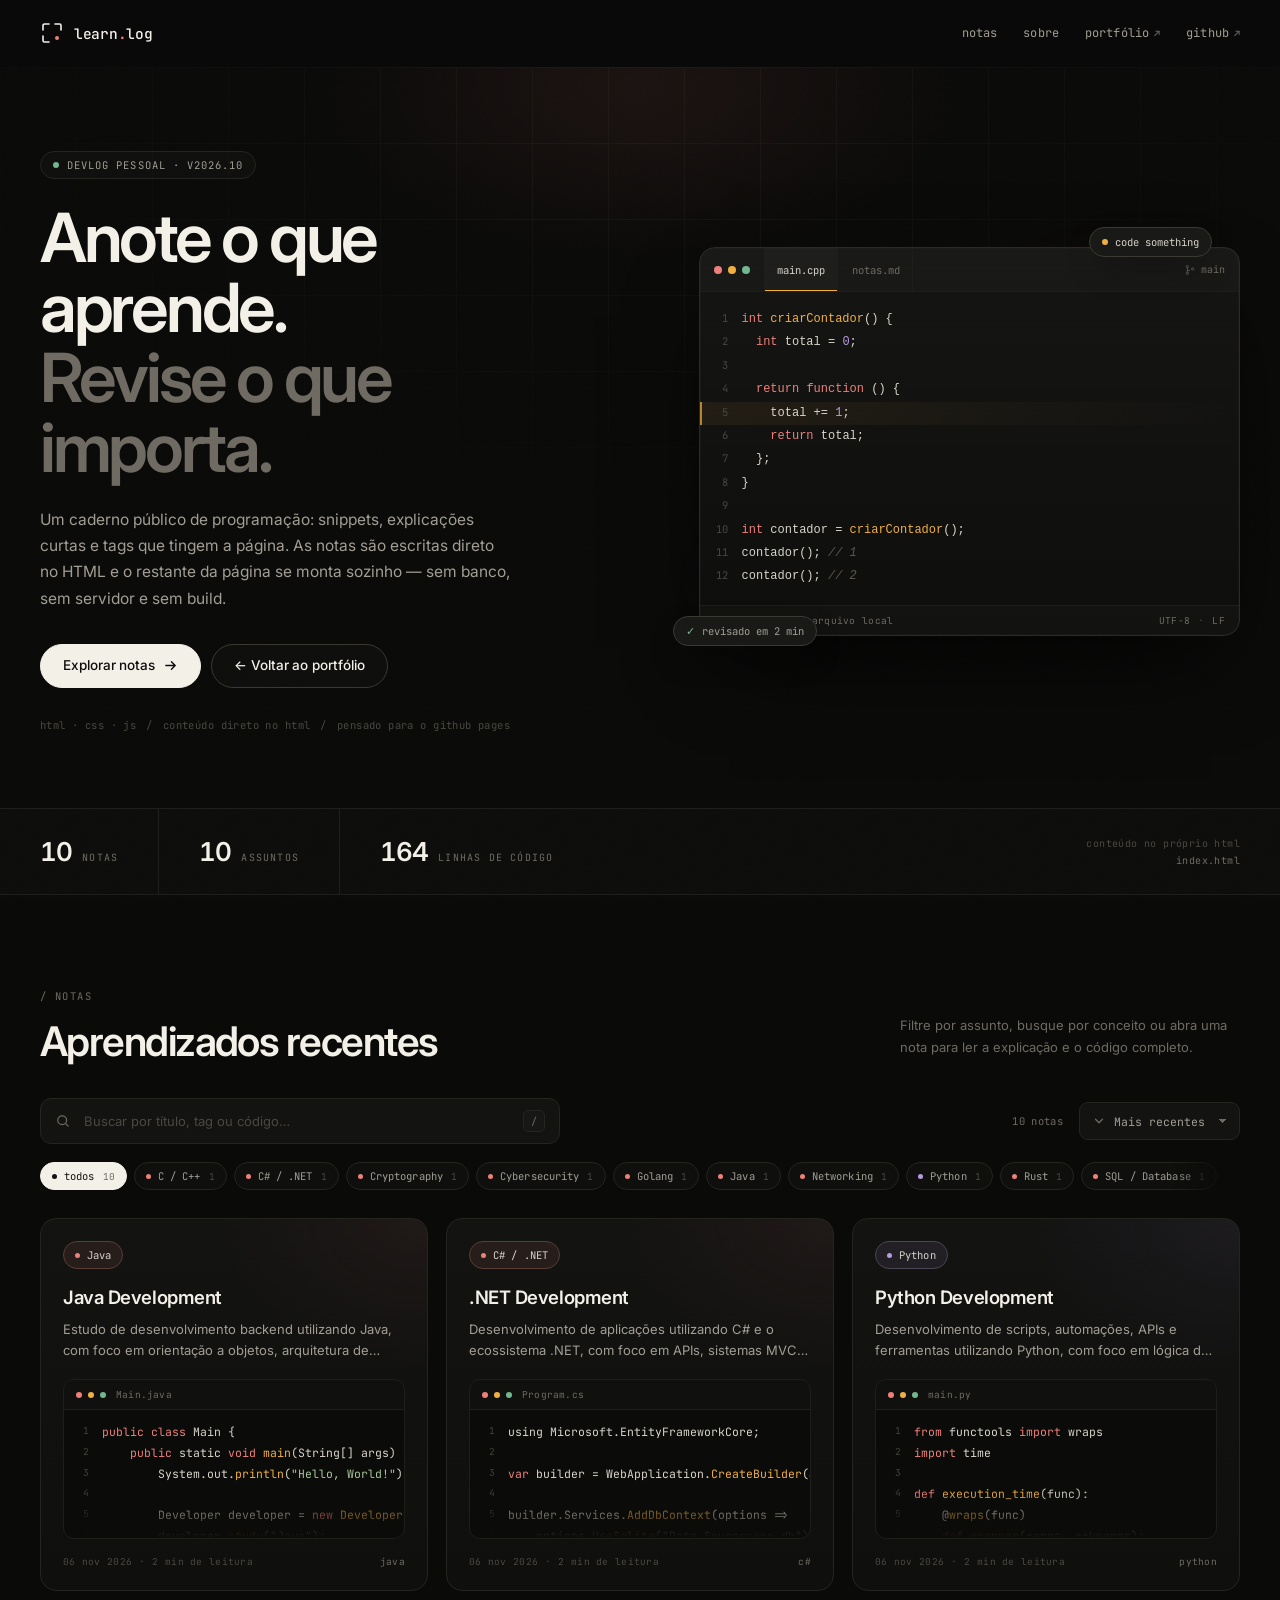
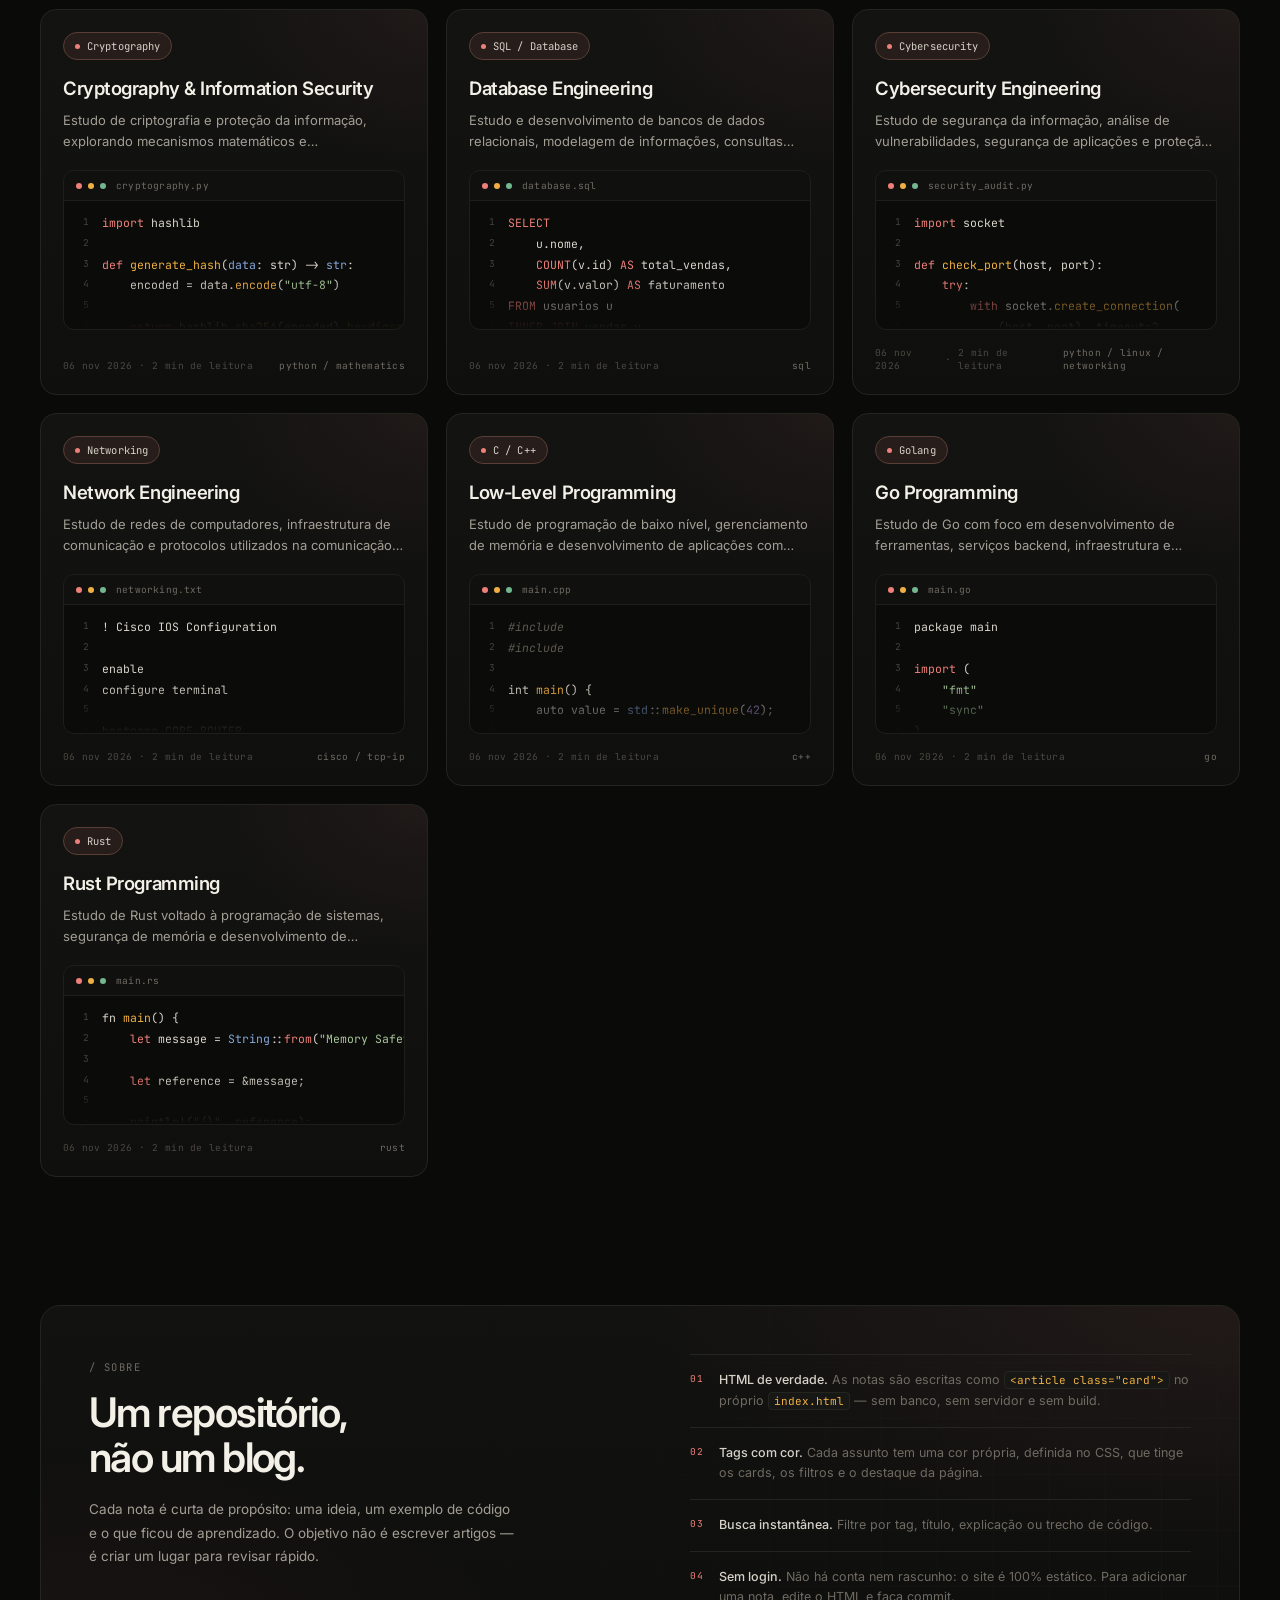
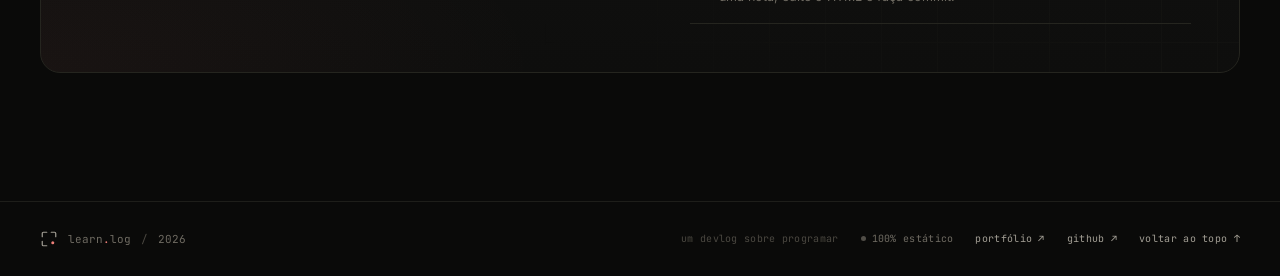
<file: blog/index.html>
<!DOCTYPE html>
<html lang="pt-BR">
<head>
  <meta charset="UTF-8">
  <meta name="viewport" content="width=device-width, initial-scale=1.0">
  <meta name="color-scheme" content="dark">
  <meta name="theme-color" content="#0a0a09">
  <title>learn.log — repositório de aprendizados</title>
  <meta name="description" content="Um devlog pessoal estático para anotar aprendizados de programação: snippets, explicações curtas e tags com cor — as notas são escritas direto no HTML.">
  <link rel="icon" href="data:image/svg+xml,%3Csvg xmlns='http://www.w3.org/2000/svg' viewBox='0 0 24 24'%3E%3Crect width='24' height='24' rx='6' fill='%230a0a09'/%3E%3Cpath d='M9 3H4.5A1.5 1.5 0 0 0 3 4.5V9M15 3h4.5A1.5 1.5 0 0 1 21 4.5V9M3 15v4.5A1.5 1.5 0 0 0 4.5 21H9' stroke='%23f3f0e8' stroke-width='1.6' fill='none' stroke-linecap='round'/%3E%3Ccircle cx='17' cy='17' r='2' fill='%23ee8079'/%3E%3C/svg%3E">
  <link rel="preconnect" href="https://fonts.googleapis.com">
  <link rel="preconnect" href="https://fonts.gstatic.com" crossorigin>
  <link href="https://fonts.googleapis.com/css2?family=Inter:wght@400;500;600;700&family=JetBrains+Mono:wght@400;500&display=swap" rel="stylesheet">
  <link rel="stylesheet" href="blog.css">
  <link rel="canonical" href="https://joaofantindev.github.io/joaofantindev/blog/">
</head>
<body id="top">
  <a class="skip-link" href="#notas">Pular para as notas</a>
  <div class="grain" aria-hidden="true"></div>

  <header class="site-header">
    <div class="wrap header-inner">
      <a class="brand" href="#top" aria-label="learn.log — início">
        <svg class="brand-mark" viewBox="0 0 24 24" fill="none" aria-hidden="true">
          <path d="M9 3H4.5A1.5 1.5 0 0 0 3 4.5V9M15 3h4.5A1.5 1.5 0 0 1 21 4.5V9M3 15v4.5A1.5 1.5 0 0 0 4.5 21H9" stroke="currentColor" stroke-width="1.6" stroke-linecap="round"/>
          <circle cx="17" cy="17" r="2" fill="#ee8079"/>
        </svg>
        <span class="brand-word">learn<span class="brand-dot">.</span>log</span>
      </a>

      <nav class="nav" aria-label="Navegação principal">
        <a href="#notas">notas</a>
        <a href="#sobre">sobre</a>
        <a class="nav-ext" href="../index.html">portfólio <span aria-hidden="true">↗</span></a>
        <a class="nav-ext" href="https://github.com/joaofantindev" target="_blank" rel="noopener">github <span aria-hidden="true">↗</span></a>
      </nav>
    </div>
  </header>

  <main>
    <section class="hero">
      <div class="wrap hero-inner">
        <div class="hero-copy">
          <span class="pill"><i class="live-dot" aria-hidden="true"></i> devlog pessoal · v2026.10</span>
          <h1>Anote o que aprende.<br><span class="dim">Revise o que importa.</span></h1>
          <p class="hero-sub">Um caderno público de programação: snippets, explicações curtas e tags que tingem a página. As notas são escritas direto no HTML e o restante da página se monta sozinho — sem banco, sem servidor e sem build.</p>

          <div class="hero-actions">
            <a class="btn btn-primary" href="#notas">
              Explorar notas
              <svg viewBox="0 0 16 16" fill="none" aria-hidden="true"><path d="M3 8h10M9 4l4 4-4 4" stroke="currentColor" stroke-width="1.5" stroke-linecap="round" stroke-linejoin="round"/></svg>
            </a>
            <a class="btn btn-ghost" href="../index.html">← Voltar ao portfólio</a>
          </div>

          <p class="hero-meta">
            <span>html · css · js</span>
            <span aria-hidden="true">/</span>
            <span>conteúdo direto no html</span>
            <span aria-hidden="true">/</span>
            <span>pensado para o github pages</span>
          </p>
        </div>

        <div class="hero-visual">
          <div class="hero-glow" aria-hidden="true"></div>
          <div class="editor hero-editor" aria-hidden="true">
            <div class="editor-chrome">
              <span class="dots"><i></i><i></i><i></i></span>
              <div class="editor-tabs">
                <span class="tab is-active">main.cpp</span>
                <span class="tab">notas.md</span>
              </div>
              <span class="editor-branch"><svg viewBox="0 0 16 16" fill="none"><circle cx="4.5" cy="3.5" r="1.5" stroke="currentColor"/><circle cx="4.5" cy="12.5" r="1.5" stroke="currentColor"/><circle cx="11.5" cy="6.5" r="1.5" stroke="currentColor"/><path d="M4.5 5v6M4.5 9c0-1.5 3.5.5 3.5-1V8" stroke="currentColor" stroke-linecap="round"/></svg> main</span>
            </div>
            <div class="editor-code">
              <div class="hline"><span class="ln">1</span><code><span class="tok-kw">int</span> <span class="tok-fn">criarContador</span>() {</code></div>
              <div class="hline"><span class="ln">2</span><code>  <span class="tok-kw">int</span> total = <span class="tok-num">0</span>;</code></div>
              <div class="hline"><span class="ln">3</span><code>&nbsp;</code></div>
              <div class="hline"><span class="ln">4</span><code>  <span class="tok-kw">return</span> <span class="tok-kw">function</span> () {</code></div>
              <div class="hline is-active"><span class="ln">5</span><code>    total += <span class="tok-num">1</span>;</code></div>
              <div class="hline"><span class="ln">6</span><code>    <span class="tok-kw">return</span> total;</code></div>
              <div class="hline"><span class="ln">7</span><code>  };</code></div>
              <div class="hline"><span class="ln">8</span><code>}</code></div>
              <div class="hline"><span class="ln">9</span><code>&nbsp;</code></div>
              <div class="hline"><span class="ln">10</span><code><span class="tok-kw">int</span> contador = <span class="tok-fn">criarContador</span>();</code></div>
              <div class="hline"><span class="ln">11</span><code>contador(); <span class="tok-comment">// 1</span></code></div>
              <div class="hline"><span class="ln">12</span><code>contador(); <span class="tok-comment">// 2</span></code></div>
            </div>
            <div class="editor-status">
              <i class="status-dot" aria-hidden="true"></i>
              <span>javascript</span>
              <span class="sep" aria-hidden="true">·</span>
              <span>arquivo local</span>
              <span class="spacer"></span>
              <span>UTF-8</span>
              <span class="sep" aria-hidden="true">·</span>
              <span>LF</span>
            </div>
          </div>
          <div class="float-tag float-tag-a" aria-hidden="true"><i style="--dot: var(--amber)"></i>code something</div>
          <div class="float-tag float-tag-b" aria-hidden="true"><span class="check">✓</span> revisado em 2 min</div>
        </div>
      </div>
    </section>

    <div class="stats-bar">
      <div class="wrap stats-inner">
        <div class="stat"><strong id="stat-notes">0</strong><span>notas</span></div>
        <div class="stat"><strong id="stat-tags">0</strong><span>assuntos</span></div>
        <div class="stat"><strong id="stat-lines">0</strong><span>linhas de código</span></div>
        <p class="stats-note">conteúdo no próprio html<br><span>index.html</span></p>
      </div>
    </div>

    <section class="section" id="notas">
      <div class="wrap">
        <div class="section-head">
          <div>
            <span class="eyebrow">/ notas</span>
            <h2>Aprendizados recentes</h2>
          </div>
          <p class="section-desc">Filtre por assunto, busque por conceito ou abra uma nota para ler a explicação e o código completo.</p>
        </div>

        <div class="toolbar">
          <label class="search">
            <svg viewBox="0 0 20 20" fill="none" aria-hidden="true"><circle cx="9" cy="9" r="5.5" stroke="currentColor" stroke-width="1.5"/><path d="m13.2 13.2 3.3 3.3" stroke="currentColor" stroke-width="1.5" stroke-linecap="round"/></svg>
            <input id="search-input" type="search" placeholder="Buscar por título, tag ou código…" autocomplete="off" spellcheck="false" aria-label="Buscar notas">
            <kbd aria-hidden="true">/</kbd>
          </label>

          <div class="toolbar-right">
            <span class="result-count" id="result-count" role="status" aria-live="polite"></span>
            <label class="select-wrap">
              <svg viewBox="0 0 16 16" fill="none" aria-hidden="true"><path d="M4 6l4 4 4-4" stroke="currentColor" stroke-width="1.5" stroke-linecap="round" stroke-linejoin="round"/></svg>
              <select id="sort-select" aria-label="Ordenar notas">
                <option value="recent">Mais recentes</option>
                <option value="oldest">Mais antigas</option>
                <option value="az">Título A–Z</option>
              </select>
            </label>
          </div>
        </div>

        <div class="tagbar" id="tagbar" aria-label="Filtrar por assunto"></div>

        <div class="notes-grid" id="notes-grid">
          <!--#region-->COMECA OS CARD
          <!-- ====================================================== -->
<!-- JAVA -->
<!-- ====================================================== -->

<article class="card">
    <h2>Java Development</h2>
    <p class="tag">Java</p>
    <p class="lang">Java</p>
    <p class="file">Main.java</p>
    <time class="date" datetime="2026-11-06">06 de novembro de 2026</time>
    <div class="explanation">
        <p>Estudo de desenvolvimento backend utilizando Java, com foco em orientação a objetos, arquitetura de aplicações, organização de código e construção de sistemas escaláveis.</p>
        <p>Java é uma das principais tecnologias utilizadas no desenvolvimento de aplicações corporativas e sistemas distribuídos.</p>
        <ul>
            <li>Object-Oriented Programming (OOP)</li>
            <li>Classes, Interfaces e Abstração</li>
            <li>Collections Framework</li>
            <li>Exception Handling</li>
            <li>Streams API e Lambda Expressions</li>
            <li>JVM, JRE e JDK</li>
            <li>Spring Boot e REST APIs</li>
        </ul>
    </div>
    <pre class="code">
public class Main {
    public static void main(String[] args) {
        System.out.println("Hello, World!");

        Developer developer = new Developer("Fantin");
        developer.study("Java");
    }
}

class Developer {
    private String name;

    public Developer(String name) {
        this.name = name;
    }

    public void study(String language) {
        System.out.println(name + " is studying " + language);
    }
}
    </pre>
    <ul class="concepts">
        <li>Object-Oriented Programming</li>
        <li>Clean Code</li>
        <li>Backend Development</li>
        <li>JVM Architecture</li>
        <li>Enterprise Applications</li>
    </ul>
</article>


<!-- ====================================================== -->
<!-- C# / .NET -->
<!-- ====================================================== -->

<article class="card">
    <h2>.NET Development</h2>
    <p class="tag">C# / .NET</p>
    <p class="lang">C#</p>
    <p class="file">Program.cs</p>
    <time class="date" datetime="2026-11-06">06 de novembro de 2026</time>
    <div class="explanation">
        <p>Desenvolvimento de aplicações utilizando C# e o ecossistema .NET, com foco em APIs, sistemas MVC, integração com bancos de dados e arquitetura de software.</p>
        <p>Estudo de aplicações modernas utilizando Entity Framework Core, ASP.NET Core, Identity e desenvolvimento de serviços.</p>
        <ul>
            <li>ASP.NET Core MVC</li>
            <li>Minimal APIs e REST</li>
            <li>Entity Framework Core</li>
            <li>LINQ e Async/Await</li>
            <li>Dependency Injection</li>
            <li>Authentication e Authorization</li>
            <li>SQL Server e SQLite</li>
            <li>DTO, Services e Repository Pattern</li>
        </ul>
    </div>
    <pre class="code">
using Microsoft.EntityFrameworkCore;

var builder = WebApplication.CreateBuilder(args);

builder.Services.AddDbContext<AppDbContext>(options =>
    options.UseSqlite("Data Source=app.db"));

builder.Services.AddControllers();

var app = builder.Build();

app.MapControllers();

app.Run();
    </pre>
    <ul class="concepts">
        <li>ASP.NET Core</li>
        <li>Entity Framework Core</li>
        <li>RESTful APIs</li>
        <li>Dependency Injection</li>
        <li>Software Architecture</li>
    </ul>
</article>

<!-- ====================================================== -->
<!-- PYTHON -->
<!-- ====================================================== -->

<article class="card">
    <h2>Python Development</h2>
    <p class="tag">Python</p>
    <p class="lang">Python</p>
    <p class="file">main.py</p>
    <time class="date" datetime="2026-11-06">06 de novembro de 2026</time>
    <div class="explanation">
        <p>Desenvolvimento de scripts, automações, APIs e ferramentas utilizando Python, com foco em lógica de programação, otimização e integração de sistemas.</p>
        <p>Exploração de recursos intermediários e avançados da linguagem, incluindo decorators, generators, concorrência e processamento paralelo.</p>
        <ul>
            <li>Object-Oriented Programming</li>
            <li>Decorators e Generators</li>
            <li>Multithreading e Multiprocessing</li>
            <li>Asyncio e programação assíncrona</li>
            <li>Flask e REST APIs</li>
            <li>SQLite e PostgreSQL</li>
            <li>Automação com Selenium</li>
            <li>PyInstaller</li>
        </ul>
    </div>
    <pre class="code">
from functools import wraps
import time

def execution_time(func):
    @wraps(func)
    def wrapper(*args, **kwargs):
        start = time.perf_counter()

        result = func(*args, **kwargs)

        elapsed = time.perf_counter() - start
        print(f"Execution: {elapsed:.4f}s")

        return result

    return wrapper

@execution_time
def process_data():
    return sum(range(1_000_000))

process_data()
    </pre>
    <ul class="concepts">
        <li>Automation</li>
        <li>Performance Optimization</li>
        <li>Concurrency</li>
        <li>Backend Development</li>
        <li>Python Internals</li>
    </ul>
</article>

<!-- ====================================================== -->
<!-- CRYPTOGRAPHY -->
<!-- ====================================================== -->

<article class="card">
    <h2>Cryptography & Information Security</h2>
    <p class="tag">Cryptography</p>
    <p class="lang">Python / Mathematics</p>
    <p class="file">cryptography.py</p>
    <time class="date" datetime="2026-11-06">06 de novembro de 2026</time>
    <div class="explanation">
        <p>Estudo de criptografia e proteção da informação, explorando mecanismos matemáticos e computacionais utilizados para garantir confidencialidade, integridade e autenticidade.</p>
        <p>Compreensão dos fundamentos de criptografia simétrica, assimétrica, funções hash e gerenciamento de chaves.</p>
        <ul>
            <li>AES e ChaCha20</li>
            <li>RSA e ECC</li>
            <li>SHA-256 e SHA-3</li>
            <li>HMAC</li>
            <li>Digital Signatures</li>
            <li>Key Exchange (Diffie-Hellman)</li>
            <li>PBKDF2, Argon2 e bcrypt</li>
            <li>Entropy e Random Number Generation</li>
        </ul>
    </div>
    <pre class="code">
import hashlib

def generate_hash(data: str) -> str:
    encoded = data.encode("utf-8")

    return hashlib.sha256(encoded).hexdigest()

message = "Information Security"

digest = generate_hash(message)

print("SHA-256:", digest)
    </pre>
    <ul class="concepts">
        <li>Cryptographic Algorithms</li>
        <li>Data Integrity</li>
        <li>Encryption and Decryption</li>
        <li>Public Key Infrastructure</li>
        <li>Secure Communication</li>
    </ul>
</article>

<!-- ====================================================== -->
<!-- SQL -->
<!-- ====================================================== -->

<article class="card">
    <h2>Database Engineering</h2>
    <p class="tag">SQL / Database</p>
    <p class="lang">SQL</p>
    <p class="file">database.sql</p>
    <time class="date" datetime="2026-11-06">06 de novembro de 2026</time>
    <div class="explanation">
        <p>Estudo e desenvolvimento de bancos de dados relacionais, modelagem de informações, consultas complexas e gerenciamento de estruturas de dados.</p>
        <p>Exploração de SQL para construção de sistemas consistentes, performáticos e integrados com aplicações backend.</p>
        <ul>
            <li>DDL, DML, DQL e DCL</li>
            <li>JOINs e Subqueries</li>
            <li>Stored Procedures e Functions</li>
            <li>Triggers</li>
            <li>Indexes e Query Optimization</li>
            <li>Transactions e ACID</li>
            <li>Normalization</li>
            <li>PostgreSQL, SQL Server e SQLite</li>
        </ul>
    </div>
    <pre class="code">
SELECT
    u.nome,
    COUNT(v.id) AS total_vendas,
    SUM(v.valor) AS faturamento
FROM usuarios u
INNER JOIN vendas v
    ON v.usuario_id = u.id
GROUP BY u.nome
HAVING SUM(v.valor) > 1000
ORDER BY faturamento DESC;
    </pre>
    <ul class="concepts">
        <li>Relational Database Design</li>
        <li>Query Optimization</li>
        <li>Data Modeling</li>
        <li>Database Transactions</li>
        <li>Performance Tuning</li>
    </ul>
</article>

<!-- ====================================================== -->
<!-- CYBERSECURITY -->
<!-- ====================================================== -->

<article class="card">
    <h2>Cybersecurity Engineering</h2>
    <p class="tag">Cybersecurity</p>
    <p class="lang">Python / Linux / Networking</p>
    <p class="file">security_audit.py</p>
    <time class="date" datetime="2026-11-06">06 de novembro de 2026</time>
    <div class="explanation">
        <p>Estudo de segurança da informação, análise de vulnerabilidades, segurança de aplicações e proteção de infraestrutura.</p>
        <p>Exploração de metodologias de pentest, análise de riscos e frameworks utilizados em ambientes profissionais.</p>
        <ul>
            <li>OWASP Top 10 e WSTG</li>
            <li>PTES, ISSAF e OSSTMM</li>
            <li>MITRE ATT&CK</li>
            <li>NIST Cybersecurity Framework</li>
            <li>Vulnerability Assessment</li>
            <li>Network Security</li>
            <li>Application Security</li>
            <li>Incident Response</li>
        </ul>
    </div>
    <pre class="code">
import socket

def check_port(host, port):
    try:
        with socket.create_connection(
            (host, port), timeout=2
        ):
            return True
    except OSError:
        return False

host = "127.0.0.1"

for port in [22, 80, 443, 3306]:
    status = check_port(host, port)

    print(f"{port}: {'OPEN' if status else 'CLOSED'}")
    </pre>
    <ul class="concepts">
        <li>Offensive Security</li>
        <li>Defensive Security</li>
        <li>Vulnerability Analysis</li>
        <li>Security Auditing</li>
        <li>Threat Modeling</li>
    </ul>
</article>

<!-- ====================================================== -->
<!-- NETWORKING -->
<!-- ====================================================== -->

<article class="card">
    <h2>Network Engineering</h2>
    <p class="tag">Networking</p>
    <p class="lang">Cisco / TCP-IP</p>
    <p class="file">networking.txt</p>
    <time class="date" datetime="2026-11-06">06 de novembro de 2026</time>
    <div class="explanation">
        <p>Estudo de redes de computadores, infraestrutura de comunicação e protocolos utilizados na comunicação entre dispositivos.</p>
        <p>Desenvolvimento de laboratórios práticos utilizando Cisco Packet Tracer e ambientes reais de infraestrutura.</p>
        <ul>
            <li>TCP/IP e OSI Model</li>
            <li>IPv4 e IPv6</li>
            <li>Subnetting e CIDR</li>
            <li>VLAN e Trunking</li>
            <li>Routing e Switching</li>
            <li>DNS, DHCP e NAT</li>
            <li>ACL e Firewall</li>
            <li>OSPF e Static Routing</li>
        </ul>
    </div>
    <pre class="code">
! Cisco IOS Configuration

enable
configure terminal

hostname CORE-ROUTER

interface gigabitEthernet 0/0
 description LAN_NETWORK
 ip address 192.168.1.254 255.255.255.0
 no shutdown

interface gigabitEthernet 0/1
 description WAN_NETWORK
 ip address 192.168.2.254 255.255.255.0
 no shutdown

end
write memory
    </pre>
    <ul class="concepts">
        <li>Network Architecture</li>
        <li>Routing and Switching</li>
        <li>Network Troubleshooting</li>
        <li>Infrastructure Security</li>
        <li>Cisco Packet Tracer</li>
    </ul>
</article>

<!-- ====================================================== -->
<!-- C / C++ -->
<!-- ====================================================== -->

<article class="card">
    <h2>Low-Level Programming</h2>
    <p class="tag">C / C++</p>
    <p class="lang">C++</p>
    <p class="file">main.cpp</p>
    <time class="date" datetime="2026-11-06">06 de novembro de 2026</time>
    <div class="explanation">
        <p>Estudo de programação de baixo nível, gerenciamento de memória e desenvolvimento de aplicações com foco em performance e controle de recursos.</p>
        <p>Exploração dos fundamentos de C e C++, incluindo conceitos próximos ao funcionamento interno do hardware e do sistema operacional.</p>
        <ul>
            <li>Pointers e References</li>
            <li>Dynamic Memory Allocation</li>
            <li>Stack e Heap</li>
            <li>Memory Management</li>
            <li>Data Structures</li>
            <li>Templates e STL</li>
            <li>RAII e Smart Pointers</li>
            <li>Multithreading</li>
        </ul>
    </div>
    <pre class="code">
#include <iostream>
#include <memory>

int main() {
    auto value = std::make_unique<int>(42);

    std::cout << "Value: " << *value << std::endl;

    return 0;
}
    </pre>
    <ul class="concepts">
        <li>Memory Management</li>
        <li>Performance Engineering</li>
        <li>Data Structures</li>
        <li>System Programming</li>
        <li>Hardware Interaction</li>
    </ul>
</article>

<!-- ====================================================== -->
<!-- GO -->
<!-- ====================================================== -->

<article class="card">
    <h2>Go Programming</h2>
    <p class="tag">Golang</p>
    <p class="lang">Go</p>
    <p class="file">main.go</p>
    <time class="date" datetime="2026-11-06">06 de novembro de 2026</time>
    <div class="explanation">
        <p>Estudo de Go com foco em desenvolvimento de ferramentas, serviços backend, infraestrutura e sistemas concorrentes.</p>
        <p>Exploração de uma linguagem projetada para simplicidade, eficiência e aplicações distribuídas.</p>
        <ul>
            <li>Goroutines</li>
            <li>Channels</li>
            <li>Interfaces</li>
            <li>Error Handling</li>
            <li>Goroutine Synchronization</li>
            <li>HTTP Servers</li>
            <li>Context Package</li>
            <li>Go Modules</li>
        </ul>
    </div>
    <pre class="code">
package main

import (
    "fmt"
    "sync"
)

func worker(id int, wg *sync.WaitGroup) {
    defer wg.Done()

    fmt.Printf("Worker %d executed\n", id)
}

func main() {
    var wg sync.WaitGroup

    for i := 1; i <= 5; i++ {
        wg.Add(1)
        go worker(i, &wg)
    }

    wg.Wait()
}
    </pre>
    <ul class="concepts">
        <li>Concurrent Programming</li>
        <li>Cloud Infrastructure</li>
        <li>Backend Engineering</li>
        <li>Distributed Systems</li>
        <li>Systems Development</li>
    </ul>
</article>

<!-- ====================================================== -->
<!-- RUST -->
<!-- ====================================================== -->

<article class="card">
    <h2>Rust Programming</h2>
    <p class="tag">Rust</p>
    <p class="lang">Rust</p>
    <p class="file">main.rs</p>
    <time class="date" datetime="2026-11-06">06 de novembro de 2026</time>
    <div class="explanation">
        <p>Estudo de Rust voltado à programação de sistemas, segurança de memória e desenvolvimento de ferramentas eficientes.</p>
        <p>Exploração de mecanismos que permitem gerenciamento seguro de memória sem depender de um garbage collector tradicional.</p>
        <ul>
            <li>Ownership e Borrowing</li>
            <li>Lifetime</li>
            <li>Pattern Matching</li>
            <li>Enums e Structs</li>
            <li>Traits</li>
            <li>Result e Option</li>
            <li>Memory Safety</li>
            <li>Concurrency</li>
        </ul>
    </div>
    <pre class="code">
fn main() {
    let message = String::from("Memory Safety");

    let reference = &message;

    println!("{}", reference);
}
    </pre>
    <ul class="concepts">
        <li>Memory Safety</li>
        <li>Systems Programming</li>
        <li>Ownership Model</li>
        <li>Secure Development</li>
        <li>Performance</li>
    </ul>
</article>

          <!-- #endregion -->
        </div>

        <div class="empty-state" id="empty-state" hidden></div>
      </div>
    </section>

    <section class="section about" id="sobre">
      <div class="wrap">
        <div class="about-panel">
          <div class="about-copy">
            <span class="eyebrow">/ sobre</span>
            <h2>Um repositório,<br>não um blog.</h2>
            <p>Cada nota é curta de propósito: uma ideia, um exemplo de código e o que ficou de aprendizado. O objetivo não é escrever artigos — é criar um lugar para revisar rápido.</p>
          </div>
          <ul class="about-list">
            <li><span class="about-num">01</span><span><strong>HTML de verdade.</strong> As notas são escritas como <code>&lt;article class="card"&gt;</code> no próprio <code>index.html</code> — sem banco, sem servidor e sem build.</span></li>
            <li><span class="about-num">02</span><span><strong>Tags com cor.</strong> Cada assunto tem uma cor própria, definida no CSS, que tinge os cards, os filtros e o destaque da página.</span></li>
            <li><span class="about-num">03</span><span><strong>Busca instantânea.</strong> Filtre por tag, título, explicação ou trecho de código.</span></li>
            <li><span class="about-num">04</span><span><strong>Sem login.</strong> Não há conta nem rascunho: o site é 100% estático. Para adicionar uma nota, edite o HTML e faça commit.</span></li>
          </ul>
        </div>
      </div>
    </section>
  </main>

  <footer class="site-footer">
    <div class="wrap footer-inner">
      <div class="footer-brand">
        <svg class="brand-mark" viewBox="0 0 24 24" fill="none" aria-hidden="true">
          <path d="M9 3H4.5A1.5 1.5 0 0 0 3 4.5V9M15 3h4.5A1.5 1.5 0 0 1 21 4.5V9M3 15v4.5A1.5 1.5 0 0 0 4.5 21H9" stroke="currentColor" stroke-width="1.6" stroke-linecap="round"/>
          <circle cx="17" cy="17" r="2" fill="#ee8079"/>
        </svg>
        <span>learn<span class="brand-dot">.</span>log</span>
        <span class="footer-sep" aria-hidden="true">/</span>
        <span id="footer-year">2026</span>
      </div>
      <div class="footer-links">
        <span>um devlog sobre programar</span>
        <span class="mode-badge" id="mode-badge">100% estático</span>
        <a href="../index.html">portfólio <span aria-hidden="true">↗</span></a>
        <a href="https://github.com/joaofantindev" target="_blank" rel="noopener">github <span aria-hidden="true">↗</span></a>
        <a href="#top">voltar ao topo ↑</a>
      </div>
    </div>
  </footer>

  <noscript>
    <div class="noscript">Esta página precisa de JavaScript para montar as notas a partir do HTML.</div>
  </noscript>

  <div class="modal-layer" id="note-modal" hidden>
    <div class="modal-backdrop" data-close></div>
    <div class="modal" role="dialog" aria-modal="true" aria-labelledby="note-title">
      <div class="modal-chrome">
        <span class="dots" aria-hidden="true"><i></i><i></i><i></i></span>
        <span class="crumbs">~/notes/<span id="note-file">nota.md</span></span>
        <button class="icon-btn" type="button" data-close aria-label="Fechar nota">
          <svg viewBox="0 0 16 16" fill="none" aria-hidden="true"><path d="m4 4 8 8M12 4l-8 8" stroke="currentColor" stroke-width="1.5" stroke-linecap="round"/></svg>
        </button>
      </div>
      <div class="modal-body" id="note-content"></div>
    </div>
  </div>

  <div class="toast" id="toast" role="status" aria-live="polite"></div>

  <script src="blog.js"></script>
</body>
</html>
</file>
<file: blog/blog.css>
/* =========================================================
   learn.log — tema dark inspirado na estética do Qoder
   ========================================================= */

:root {
  --bg: #0a0a09;
  --bg-soft: #0f0f0e;
  --panel: #131312;
  --panel-2: #171716;
  --panel-3: #1d1d1b;
  --line: #25251f;
  --line-soft: #1e1e1a;
  --line-strong: #3a3a32;
  --text: #f3f0e8;
  --text-soft: #d6d2c8;
  --muted: #a29e94;
  --faint: #6f6b62;
  --ghost: #4b4841;
  --coral: #ee8079;
  --amber: #efb041;
  --sage: #73b78e;
  --sky: #86a7d8;
  --lilac: #b79be0;
  --cream: #f3f0e8;
  --accent: var(--coral);
  --accent-ink: #171110;
  --radius: 16px;
  --font: "Inter", ui-sans-serif, system-ui, -apple-system, "Segoe UI", sans-serif;
  --mono: "JetBrains Mono", ui-monospace, SFMono-Regular, Menlo, Consolas, monospace;
  --ease: cubic-bezier(0.2, 0.8, 0.2, 1);
}

/* ---------- cores por assunto ---------- */
/* Cada tag ganha uma regra .tag-<slug>; tags sem regra caem no fallback coral. */

.note-card,
.chip-tag,
.chip-filter {
  --tag: var(--coral);
  --tag-ink: #171110;
}

.tag-javascript { --tag: #efb041; --tag-ink: #121210; --accent: #efb041; --accent-ink: #121210; }
.tag-css        { --tag: #86a7d8; --tag-ink: #121210; --accent: #86a7d8; --accent-ink: #121210; }
.tag-react      { --tag: #73b78e; --tag-ink: #121210; --accent: #73b78e; --accent-ink: #121210; }
.tag-git        { --tag: #ee8079; --tag-ink: #121210; --accent: #ee8079; --accent-ink: #121210; }
.tag-python     { --tag: #b79be0; --tag-ink: #121210; --accent: #b79be0; --accent-ink: #121210; }
.tag-sql        { --tag: #e8a87c; --tag-ink: #121210; --accent: #e8a87c; --accent-ink: #121210; }
.tag-typescript { --tag: #7f9cf5; --tag-ink: #121210; --accent: #7f9cf5; --accent-ink: #121210; }
.tag-web        { --tag: #c9b26b; --tag-ink: #121210; --accent: #c9b26b; --accent-ink: #121210; }

*,
*::before,
*::after {
  box-sizing: border-box;
}

html {
  scroll-behavior: smooth;
  scroll-padding-top: 88px;
}

body {
  margin: 0;
  background: var(--bg);
  color: var(--text);
  font-family: var(--font);
  font-size: 15px;
  line-height: 1.6;
  -webkit-font-smoothing: antialiased;
  text-rendering: optimizeLegibility;
  overflow-x: hidden;
}

body.no-scroll {
  overflow: hidden;
}

::selection {
  background: var(--accent);
  color: var(--accent-ink);
}

img,
svg {
  display: block;
}

a {
  color: inherit;
  text-decoration: none;
}

button,
input,
select,
textarea {
  font: inherit;
  color: inherit;
}

button {
  cursor: pointer;
}

[hidden] {
  display: none !important;
}

.mono {
  font-family: var(--mono);
}

.wrap {
  width: min(1200px, calc(100% - 64px));
  margin-inline: auto;
}

.skip-link {
  position: fixed;
  top: -100px;
  left: 16px;
  z-index: 200;
  padding: 10px 16px;
  border-radius: 999px;
  background: var(--cream);
  color: #111;
  font: 500 13px var(--font);
  transition: top 0.2s ease;
}

.skip-link:focus-visible {
  top: 16px;
}

.grain {
  position: fixed;
  inset: 0;
  z-index: 1;
  pointer-events: none;
  opacity: 0.035;
  mix-blend-mode: overlay;
  background-image: url("data:image/svg+xml,%3Csvg xmlns='http://www.w3.org/2000/svg' width='160' height='160'%3E%3Cfilter id='n'%3E%3CfeTurbulence type='fractalNoise' baseFrequency='.85' numOctaves='2' stitchTiles='stitch'/%3E%3C/filter%3E%3Crect width='160' height='160' filter='url(%23n)'/%3E%3C/svg%3E");
}

/* ---------- header ---------- */

.site-header {
  position: sticky;
  top: 0;
  z-index: 50;
  border-bottom: 1px solid transparent;
  background: rgba(10, 10, 9, 0.78);
  background: color-mix(in srgb, var(--bg) 78%, transparent);
  backdrop-filter: blur(16px) saturate(1.2);
  -webkit-backdrop-filter: blur(16px) saturate(1.2);
}

.header-inner {
  display: flex;
  align-items: center;
  gap: 32px;
  height: 66px;
}

.brand {
  display: inline-flex;
  align-items: center;
  gap: 10px;
  flex-shrink: 0;
}

.brand-mark {
  width: 24px;
  height: 24px;
  color: var(--text);
  transition: transform 0.35s var(--ease);
}

.brand:hover .brand-mark {
  transform: rotate(-6deg);
}

.brand-word {
  font: 500 14.5px var(--mono);
  letter-spacing: -0.02em;
  color: var(--text);
}

.brand-dot {
  color: var(--accent);
  transition: color 0.4s ease;
}

.nav {
  display: flex;
  align-items: center;
  gap: 26px;
  margin-left: auto;
}

.nav a {
  font: 400 12px var(--mono);
  letter-spacing: 0.01em;
  color: var(--muted);
  transition: color 0.2s ease;
}

.nav a:hover {
  color: var(--text);
}

.nav-ext {
  display: inline-flex;
  align-items: center;
  gap: 5px;
}

.nav-ext span {
  font-size: 10px;
  opacity: 0.7;
}

/* ---------- buttons ---------- */

.btn {
  display: inline-flex;
  align-items: center;
  justify-content: center;
  gap: 8px;
  height: 44px;
  padding: 0 22px;
  border: 1px solid transparent;
  border-radius: 999px;
  font: 500 13.5px/1 var(--font);
  letter-spacing: -0.005em;
  white-space: nowrap;
  transition: background 0.2s ease, border-color 0.2s ease, color 0.2s ease, transform 0.2s var(--ease);
}

.btn svg {
  width: 15px;
  height: 15px;
}

.btn-primary {
  background: var(--cream);
  color: #0d0d0c;
  border-color: var(--cream);
}

.btn-primary:hover {
  background: #fffdf6;
  border-color: #fffdf6;
  transform: translateY(-1px);
}

.btn-ghost {
  background: rgba(255, 255, 255, 0.02);
  border-color: var(--line-strong);
  color: var(--text);
}

.btn-ghost:hover {
  background: rgba(255, 255, 255, 0.05);
  border-color: #4e4e45;
}

.btn-sm {
  height: 36px;
  padding: 0 16px;
  font-size: 12.5px;
}

/* ---------- hero ---------- */

.hero {
  position: relative;
  overflow: hidden;
  padding: 84px 0 76px;
}

.hero::before {
  content: "";
  position: absolute;
  inset: 0;
  background-image:
    linear-gradient(var(--line-soft) 1px, transparent 1px),
    linear-gradient(90deg, var(--line-soft) 1px, transparent 1px);
  background-size: 76px 76px;
  -webkit-mask-image: radial-gradient(ellipse 80% 75% at 52% 8%, #000 20%, transparent 74%);
  mask-image: radial-gradient(ellipse 80% 75% at 52% 8%, #000 20%, transparent 74%);
  opacity: 0.4;
  pointer-events: none;
}

.hero::after {
  content: "";
  position: absolute;
  top: -220px;
  left: 50%;
  width: 900px;
  height: 480px;
  transform: translateX(-50%);
  background: radial-gradient(closest-side, rgba(239, 176, 65, 0.07), transparent 72%);
  background: radial-gradient(closest-side, color-mix(in srgb, var(--accent) 8%, transparent), transparent 72%);
  pointer-events: none;
}

.hero-inner {
  position: relative;
  z-index: 2;
  display: grid;
  grid-template-columns: 1.04fr 0.96fr;
  align-items: center;
  gap: 72px;
}

.hero-copy {
  position: relative;
  z-index: 2;
}

.pill {
  display: inline-flex;
  align-items: center;
  gap: 8px;
  height: 28px;
  padding: 0 12px;
  border: 1px solid var(--line);
  border-radius: 999px;
  background: rgba(255, 255, 255, 0.025);
  color: var(--muted);
  font: 400 10.5px var(--mono);
  letter-spacing: 0.1em;
  text-transform: uppercase;
}

.live-dot {
  width: 6px;
  height: 6px;
  border-radius: 50%;
  background: var(--sage);
  box-shadow: 0 0 0 0 rgba(115, 183, 142, 0.5);
  animation: pulse 2.6s infinite;
}

@keyframes pulse {
  0% { box-shadow: 0 0 0 0 rgba(115, 183, 142, 0.45); }
  65% { box-shadow: 0 0 0 7px rgba(115, 183, 142, 0); }
  100% { box-shadow: 0 0 0 0 rgba(115, 183, 142, 0); }
}

.hero h1 {
  margin: 24px 0 0;
  font-size: clamp(2.7rem, 5.3vw, 4.45rem);
  font-weight: 600;
  line-height: 1.03;
  letter-spacing: -0.048em;
  color: var(--text);
}

.hero h1 .dim {
  color: var(--faint);
}

.hero-sub {
  max-width: 470px;
  margin: 24px 0 0;
  font-size: 15.5px;
  line-height: 1.7;
  color: var(--muted);
}

.hero-actions {
  display: flex;
  flex-wrap: wrap;
  gap: 10px;
  margin-top: 32px;
}

.hero-meta {
  display: flex;
  flex-wrap: wrap;
  gap: 10px;
  margin: 30px 0 0;
  font: 400 10.5px var(--mono);
  letter-spacing: 0.04em;
  color: var(--ghost);
}

/* ---------- hero editor ---------- */

.hero-visual {
  position: relative;
  padding: 12px 0;
}

.hero-glow {
  position: absolute;
  inset: -30px -40px;
  background:
    radial-gradient(closest-side at 72% 30%, rgba(238, 128, 121, 0.13), transparent 70%),
    radial-gradient(closest-side at 20% 80%, rgba(115, 183, 142, 0.08), transparent 70%);
  background:
    radial-gradient(closest-side at 72% 30%, color-mix(in srgb, var(--accent) 13%, transparent), transparent 70%),
    radial-gradient(closest-side at 20% 80%, rgba(115, 183, 142, 0.08), transparent 70%);
  filter: blur(24px);
  pointer-events: none;
}

.editor {
  position: relative;
  overflow: hidden;
  border: 1px solid #2b2b25;
  border-radius: var(--radius);
  background: linear-gradient(180deg, #151514, #0e0e0d);
  box-shadow:
    0 40px 90px -30px rgba(0, 0, 0, 0.9),
    0 0 0 1px rgba(255, 255, 255, 0.02) inset;
}

.hero-editor {
  z-index: 2;
  width: 100%;
  max-width: 560px;
  margin-left: auto;
  animation: rise-in 0.9s var(--ease) both;
}

.editor-chrome {
  display: flex;
  align-items: center;
  gap: 14px;
  height: 44px;
  padding: 0 14px;
  border-bottom: 1px solid var(--line-soft);
  background: rgba(255, 255, 255, 0.015);
}

.dots {
  display: inline-flex;
  gap: 6px;
  flex-shrink: 0;
}

.dots i {
  width: 8px;
  height: 8px;
  border-radius: 50%;
  background: var(--coral);
}

.dots i:nth-child(2) { background: var(--amber); }
.dots i:nth-child(3) { background: var(--sage); }

.editor-tabs {
  display: flex;
  align-self: stretch;
  gap: 2px;
}

.tab {
  display: inline-flex;
  align-items: center;
  padding: 0 12px;
  font: 400 10.5px var(--mono);
  color: var(--faint);
  border-right: 1px solid var(--line-soft);
}

.tab:first-child {
  border-left: 1px solid var(--line-soft);
}

.tab.is-active {
  color: var(--text-soft);
  background: rgba(255, 255, 255, 0.025);
  box-shadow: inset 0 -1px 0 var(--amber);
}

.editor-branch {
  display: inline-flex;
  align-items: center;
  gap: 5px;
  margin-left: auto;
  font: 400 10px var(--mono);
  color: var(--faint);
}

.editor-branch svg {
  width: 12px;
  height: 12px;
}

.editor-code {
  padding: 16px 0;
  overflow: hidden;
  font-family: var(--mono);
}

.hline {
  display: flex;
  min-width: max-content;
  padding-right: 20px;
  font-size: 12px;
  line-height: 1.95;
}

.hline .ln {
  flex: 0 0 42px;
  padding-right: 14px;
  text-align: right;
  color: #4a4741;
  font-size: 10.5px;
  user-select: none;
}

.hline code {
  white-space: pre;
  color: #d9d5cb;
}

.hline.is-active {
  background: linear-gradient(90deg, rgba(239, 176, 65, 0.075), rgba(239, 176, 65, 0));
  box-shadow: inset 2px 0 0 rgba(239, 176, 65, 0.7);
}

.editor-status {
  display: flex;
  align-items: center;
  gap: 8px;
  height: 30px;
  padding: 0 14px;
  border-top: 1px solid var(--line-soft);
  background: rgba(255, 255, 255, 0.015);
  font: 400 9.5px var(--mono);
  letter-spacing: 0.03em;
  color: var(--faint);
}

.status-dot {
  width: 5px;
  height: 5px;
  border-radius: 50%;
  background: var(--sage);
}

.editor-status .sep {
  color: var(--ghost);
}

.editor-status .spacer {
  flex: 1;
}

.float-tag {
  position: absolute;
  z-index: 3;
  display: inline-flex;
  align-items: center;
  gap: 7px;
  padding: 7px 12px;
  border: 1px solid var(--line-strong);
  border-radius: 999px;
  background: #191917;
  box-shadow: 0 14px 34px -12px rgba(0, 0, 0, 0.9);
  font: 400 10.5px var(--mono);
  color: var(--text-soft);
  white-space: nowrap;
  animation: float 7s ease-in-out infinite alternate;
}

.float-tag i {
  width: 6px;
  height: 6px;
  border-radius: 50%;
  background: var(--dot, var(--amber));
}

.float-tag-a {
  top: -8px;
  right: 28px;
}

.float-tag-b {
  bottom: 2px;
  left: -26px;
  color: var(--muted);
  animation-delay: -3s;
}

.float-tag-b .check {
  color: var(--sage);
  font-size: 11px;
}

@keyframes float {
  from { transform: translateY(-4px); }
  to { transform: translateY(5px); }
}

@keyframes rise-in {
  from { opacity: 0; transform: translateY(18px); }
  to { opacity: 1; transform: translateY(0); }
}

/* ---------- syntax tokens ---------- */

.tok-kw { color: var(--coral); }
.tok-str { color: #a8c79a; }
.tok-fn { color: var(--amber); }
.tok-num { color: var(--lilac); }
.tok-prop { color: var(--sky); }
.tok-comment { color: #5c594f; font-style: italic; }

/* ---------- stats ---------- */

.stats-bar {
  border-top: 1px solid var(--line-soft);
  border-bottom: 1px solid var(--line-soft);
  background: rgba(255, 255, 255, 0.012);
}

.stats-inner {
  display: flex;
  align-items: stretch;
}

.stat {
  display: flex;
  align-items: baseline;
  gap: 10px;
  padding: 22px 40px 22px 0;
}

.stat + .stat {
  padding-left: 40px;
  border-left: 1px solid var(--line-soft);
}

.stat strong {
  font-size: 26px;
  font-weight: 600;
  letter-spacing: -0.035em;
  color: var(--text);
  font-variant-numeric: tabular-nums;
}

.stat span {
  font: 400 10px var(--mono);
  letter-spacing: 0.12em;
  text-transform: uppercase;
  color: var(--faint);
}

.stats-note {
  margin: 0 0 0 auto;
  align-self: center;
  text-align: right;
  font: 400 10px/1.7 var(--mono);
  letter-spacing: 0.04em;
  color: var(--ghost);
}

.stats-note span {
  color: var(--faint);
}

/* ---------- sections ---------- */

.section {
  position: relative;
  z-index: 2;
  padding: 88px 0;
}

#notas {
  scroll-margin-top: 40px;
}

.section-head {
  display: flex;
  align-items: flex-end;
  justify-content: space-between;
  gap: 32px;
}

.eyebrow {
  display: inline-block;
  font: 400 10.5px var(--mono);
  letter-spacing: 0.14em;
  text-transform: uppercase;
  color: var(--faint);
}

.eyebrow::first-letter {
  color: var(--accent);
}

.section-head h2,
.about-copy h2 {
  margin: 12px 0 0;
  font-size: clamp(1.9rem, 3.2vw, 2.55rem);
  font-weight: 600;
  line-height: 1.1;
  letter-spacing: -0.038em;
}

.section-desc {
  max-width: 340px;
  margin: 0 0 6px;
  font-size: 13px;
  line-height: 1.7;
  color: var(--faint);
}

/* ---------- toolbar ---------- */

.toolbar {
  display: flex;
  align-items: center;
  gap: 16px;
  margin-top: 34px;
}

.search {
  display: flex;
  align-items: center;
  gap: 11px;
  flex: 1;
  max-width: 520px;
  height: 46px;
  padding: 0 14px;
  border: 1px solid var(--line);
  border-radius: 11px;
  background: var(--panel);
  transition: border-color 0.2s ease, box-shadow 0.2s ease, background 0.2s ease;
}

.search:focus-within {
  border-color: rgba(238, 128, 121, 0.55);
  border-color: color-mix(in srgb, var(--accent) 55%, var(--line));
  background: #151514;
  box-shadow: 0 0 0 3px rgba(238, 128, 121, 0.09);
  box-shadow: 0 0 0 3px color-mix(in srgb, var(--accent) 9%, transparent);
}

.search svg {
  width: 16px;
  height: 16px;
  color: var(--faint);
  flex-shrink: 0;
}

.search input {
  flex: 1;
  min-width: 0;
  border: 0;
  outline: 0;
  background: transparent;
  font-size: 13px;
  color: var(--text);
}

.search input::placeholder {
  color: var(--ghost);
}

.search input::-webkit-search-cancel-button {
  -webkit-appearance: none;
}

.search kbd {
  display: grid;
  place-items: center;
  width: 22px;
  height: 22px;
  border: 1px solid var(--line);
  border-radius: 5px;
  background: rgba(255, 255, 255, 0.02);
  font: 400 10px var(--mono);
  color: var(--faint);
}

.toolbar-right {
  display: flex;
  align-items: center;
  gap: 16px;
  margin-left: auto;
}

.result-count {
  font: 400 10.5px var(--mono);
  letter-spacing: 0.03em;
  color: var(--faint);
  white-space: nowrap;
}

.select-wrap {
  position: relative;
  display: flex;
  align-items: center;
}

.select-wrap > svg {
  position: absolute;
  left: 13px;
  width: 14px;
  height: 14px;
  color: var(--faint);
  pointer-events: none;
}

.select-wrap select {
  appearance: none;
  -webkit-appearance: none;
  height: 38px;
  padding: 0 34px 0 34px;
  border: 1px solid var(--line);
  border-radius: 9px;
  background:
    linear-gradient(45deg, transparent 50%, var(--faint) 50%) calc(100% - 16px) 16px / 4px 4px no-repeat,
    linear-gradient(135deg, var(--faint) 50%, transparent 50%) calc(100% - 12px) 16px / 4px 4px no-repeat,
    var(--panel);
  font: 400 11.5px var(--mono);
  color: var(--muted);
  outline: 0;
  cursor: pointer;
  transition: border-color 0.2s ease, color 0.2s ease;
}

.select-wrap select:hover {
  border-color: var(--line-strong);
  color: var(--text);
}

.select-wrap select:focus-visible {
  border-color: var(--accent);
}

/* ---------- tag bar ---------- */

.tagbar {
  display: flex;
  gap: 7px;
  margin-top: 18px;
  padding-bottom: 2px;
  overflow-x: auto;
  scrollbar-width: none;
  -webkit-mask-image: linear-gradient(90deg, #000 94%, transparent);
  mask-image: linear-gradient(90deg, #000 94%, transparent);
}

.tagbar::-webkit-scrollbar {
  display: none;
}

.chip-row {
  display: flex;
  flex-wrap: wrap;
  gap: 6px;
}

.chip {
  display: inline-flex;
  align-items: center;
  gap: 7px;
  height: 28px;
  padding: 0 11px;
  border: 1px solid var(--line);
  border-radius: 999px;
  background: rgba(255, 255, 255, 0.022);
  font: 400 10.5px var(--mono);
  letter-spacing: 0.01em;
  color: var(--muted);
  white-space: nowrap;
}

.chip .dot {
  width: 5px;
  height: 5px;
  border-radius: 50%;
  background: var(--dot, var(--tag, var(--coral)));
  flex-shrink: 0;
}

.chip-all {
  --tag: var(--cream);
  --tag-ink: #121210;
  --dot: var(--muted);
}

button.chip {
  cursor: pointer;
  transition: border-color 0.18s ease, color 0.18s ease, background 0.18s ease;
}

button.chip:hover {
  border-color: var(--line-strong);
  color: var(--text);
}

.chip-tag {
  background: rgba(255, 255, 255, 0.022);
  background: color-mix(in srgb, var(--tag, var(--coral)) 9%, transparent);
  border-color: var(--line);
  border-color: color-mix(in srgb, var(--tag, var(--coral)) 26%, var(--line));
  color: var(--text-soft);
}

.chip-tag .dot {
  background: var(--tag, var(--coral));
}

button.chip-tag:hover {
  border-color: color-mix(in srgb, var(--tag, var(--coral)) 55%, var(--line));
  color: var(--text);
}

.chip.is-active {
  background: var(--tag, var(--cream));
  border-color: var(--tag, var(--cream));
  color: var(--tag-ink, #121210);
}

.chip.is-active .dot {
  background: var(--tag-ink, #121210) !important;
}

.chip-count {
  margin-left: 1px;
  font-size: 9.5px;
  color: var(--ghost);
}

.chip.is-active .chip-count {
  color: rgba(18, 18, 16, 0.55);
  color: color-mix(in srgb, var(--tag-ink, #121210) 60%, transparent);
}

/* ---------- notes grid ---------- */

.notes-grid {
  display: grid;
  grid-template-columns: repeat(auto-fill, minmax(322px, 1fr));
  gap: 18px;
  margin-top: 26px;
}

.note-card {
  position: relative;
  display: flex;
  flex-direction: column;
  min-width: 0;
  padding: 22px;
  border: 1px solid var(--line);
  border-radius: var(--radius);
  background:
    radial-gradient(120% 90% at 100% 0%, rgba(255, 255, 255, 0.025), transparent 45%),
    linear-gradient(180deg, #131312, #0f0f0e);
  background:
    radial-gradient(120% 90% at 100% 0%, color-mix(in srgb, var(--tag, var(--coral)) 6%, transparent), transparent 45%),
    linear-gradient(180deg, #131312, #0f0f0e);
  cursor: pointer;
  outline: none;
  transition: transform 0.25s var(--ease), border-color 0.25s ease, box-shadow 0.25s ease;
  animation: card-in 0.5s var(--ease) both;
}

.note-card:nth-child(1) { animation-delay: 0ms; }
.note-card:nth-child(2) { animation-delay: 38ms; }
.note-card:nth-child(3) { animation-delay: 76ms; }
.note-card:nth-child(4) { animation-delay: 114ms; }
.note-card:nth-child(5) { animation-delay: 152ms; }
.note-card:nth-child(6) { animation-delay: 190ms; }
.note-card:nth-child(7) { animation-delay: 228ms; }
.note-card:nth-child(8) { animation-delay: 266ms; }
.note-card:nth-child(9) { animation-delay: 304ms; }
.note-card:nth-child(10) { animation-delay: 342ms; }
.note-card:nth-child(11) { animation-delay: 380ms; }

.note-card::before {
  content: "";
  position: absolute;
  inset: 0 18% auto;
  height: 1px;
  background: linear-gradient(90deg, transparent, color-mix(in srgb, var(--tag, var(--coral)) 70%, transparent), transparent);
  opacity: 0;
  pointer-events: none;
  transition: opacity 0.25s ease;
}

@keyframes card-in {
  from { opacity: 0; transform: translateY(14px); }
  to { opacity: 1; transform: translateY(0); }
}

.note-card:hover {
  transform: translateY(-3px);
  border-color: #393930;
  border-color: color-mix(in srgb, var(--tag, var(--coral)) 42%, var(--line));
  box-shadow: 0 24px 48px -28px rgba(0, 0, 0, 0.95);
  box-shadow:
    0 24px 48px -28px rgba(0, 0, 0, 0.95),
    0 0 34px -18px color-mix(in srgb, var(--tag, var(--coral)) 45%, transparent);
}

.note-card:hover::before,
.note-card:focus-visible::before {
  opacity: 1;
}

.note-card:focus-visible {
  border-color: var(--tag, var(--coral));
  box-shadow: 0 0 0 3px color-mix(in srgb, var(--tag, var(--coral)) 14%, transparent);
}

.card-top {
  display: flex;
  align-items: flex-start;
  justify-content: space-between;
  gap: 12px;
}

.card-open {
  display: grid;
  place-items: center;
  width: 27px;
  height: 27px;
  flex-shrink: 0;
  border: 1px solid var(--line);
  border-radius: 50%;
  color: var(--faint);
  opacity: 0;
  transform: translate(-3px, 3px);
  transition: opacity 0.25s ease, transform 0.25s var(--ease), color 0.2s ease, border-color 0.2s ease;
}

.card-open svg {
  width: 13px;
  height: 13px;
}

.note-card:hover .card-open,
.note-card:focus-visible .card-open {
  opacity: 1;
  transform: translate(0, 0);
  color: var(--text);
  border-color: var(--line-strong);
}

.note-card h3 {
  margin: 16px 0 8px;
  font-size: 18.5px;
  font-weight: 600;
  line-height: 1.36;
  letter-spacing: -0.024em;
  color: var(--text);
}

.excerpt {
  display: -webkit-box;
  -webkit-line-clamp: 2;
  -webkit-box-orient: vertical;
  overflow: hidden;
  margin: 0;
  font-size: 13px;
  line-height: 1.65;
  color: var(--muted);
}

.card-foot {
  display: flex;
  align-items: center;
  gap: 7px;
  margin-top: auto;
  padding-top: 16px;
  font: 400 9.5px var(--mono);
  letter-spacing: 0.03em;
  color: var(--ghost);
}

.card-foot .spacer {
  flex: 1;
}

.card-lang {
  color: var(--faint);
  text-transform: lowercase;
}

.note-card .code-window {
  margin-top: 18px;
}

/* ---------- code window ---------- */

.code-window {
  overflow: hidden;
  border: 1px solid var(--line-soft);
  border-radius: 11px;
  background: #0b0b0a;
}

.code-head {
  display: flex;
  align-items: center;
  gap: 10px;
  padding: 8px 12px;
  border-bottom: 1px solid var(--line-soft);
  background: rgba(255, 255, 255, 0.018);
}

.code-head .dots i {
  width: 6px;
  height: 6px;
}

.code-file {
  font: 400 9.5px var(--mono);
  letter-spacing: 0.02em;
  color: var(--faint);
}

.code-head .spacer {
  flex: 1;
}

.copy-btn {
  display: inline-flex;
  align-items: center;
  gap: 5px;
  height: 23px;
  padding: 0 9px;
  border: 1px solid var(--line);
  border-radius: 6px;
  background: transparent;
  font: 400 9.5px var(--mono);
  color: var(--muted);
  transition: border-color 0.2s ease, color 0.2s ease, background 0.2s ease;
}

.copy-btn svg {
  width: 11px;
  height: 11px;
}

.copy-btn:hover {
  border-color: var(--line-strong);
  color: var(--text);
  background: rgba(255, 255, 255, 0.03);
}

.code-body {
  padding: 12px 0;
  overflow-x: auto;
  font: 400 11.5px/1.8 var(--mono);
}

.code-line {
  display: flex;
  min-width: max-content;
  padding-right: 16px;
}

.code-line:hover {
  background: rgba(255, 255, 255, 0.018);
}

.code-line .ln {
  flex: 0 0 38px;
  padding-right: 13px;
  text-align: right;
  color: #45423c;
  font-size: 9.5px;
  user-select: none;
}

.code-line .lc {
  white-space: pre;
  color: #d9d5cb;
}

.code-window.is-preview .code-body {
  max-height: 128px;
  overflow: hidden;
  -webkit-mask-image: linear-gradient(180deg, #000 62%, transparent 100%);
  mask-image: linear-gradient(180deg, #000 62%, transparent 100%);
}

/* ---------- empty state ---------- */

.empty-state {
  display: grid;
  place-items: center;
  margin-top: 26px;
  padding: 64px 24px;
  border: 1px dashed var(--line-strong);
  border-radius: var(--radius);
  text-align: center;
  background: rgba(255, 255, 255, 0.012);
}

.empty-badge {
  display: grid;
  place-items: center;
  width: 46px;
  height: 46px;
  margin-bottom: 18px;
  border: 1px solid var(--line);
  border-radius: 12px;
  background: var(--panel);
  font: 400 15px var(--mono);
  color: var(--amber);
}

.empty-state h3 {
  margin: 0 0 6px;
  font-size: 17px;
  font-weight: 600;
  letter-spacing: -0.02em;
}

.empty-state p {
  max-width: 360px;
  margin: 0 0 20px;
  font-size: 12.5px;
  line-height: 1.65;
  color: var(--faint);
}

/* ---------- about ---------- */

.about {
  padding-top: 40px;
}

.about-panel {
  position: relative;
  display: grid;
  grid-template-columns: 1fr 0.92fr;
  gap: 56px;
  padding: 48px;
  overflow: hidden;
  border: 1px solid var(--line);
  border-radius: 20px;
  background:
    radial-gradient(90% 120% at 100% 0%, rgba(239, 176, 65, 0.06), transparent 55%),
    radial-gradient(70% 100% at 0% 100%, rgba(238, 128, 121, 0.045), transparent 60%),
    linear-gradient(180deg, #121211, #0e0e0d);
  background:
    radial-gradient(90% 120% at 100% 0%, color-mix(in srgb, var(--accent) 7%, transparent), transparent 55%),
    radial-gradient(70% 100% at 0% 100%, color-mix(in srgb, var(--accent) 5%, transparent), transparent 60%),
    linear-gradient(180deg, #121211, #0e0e0d);
}

.about-panel::before {
  content: "";
  position: absolute;
  inset: 0;
  background-image:
    linear-gradient(var(--line-soft) 1px, transparent 1px),
    linear-gradient(90deg, var(--line-soft) 1px, transparent 1px);
  background-size: 56px 56px;
  -webkit-mask-image: radial-gradient(circle at 100% 0%, #000, transparent 62%);
  mask-image: radial-gradient(circle at 100% 0%, #000, transparent 62%);
  opacity: 0.5;
  pointer-events: none;
}

.about-copy,
.about-list {
  position: relative;
  z-index: 2;
}

.about-copy p {
  max-width: 430px;
  margin: 18px 0 26px;
  font-size: 13.5px;
  line-height: 1.75;
  color: var(--muted);
}

.about-list {
  display: flex;
  flex-direction: column;
  justify-content: center;
  gap: 0;
  margin: 0;
  padding: 0;
  list-style: none;
}

.about-list li {
  display: flex;
  gap: 16px;
  padding: 15px 0;
  border-top: 1px solid var(--line);
  font-size: 12.5px;
  line-height: 1.65;
  color: var(--faint);
}

.about-list li:last-child {
  border-bottom: 1px solid var(--line);
}

.about-list strong {
  font-weight: 500;
  color: var(--text-soft);
}

.about-list code {
  padding: 1px 5px;
  border: 1px solid var(--line);
  border-radius: 4px;
  background: var(--panel-2);
  font: 400 11px var(--mono);
  color: var(--amber);
}

.about-num {
  padding-top: 2px;
  font: 400 9.5px var(--mono);
  letter-spacing: 0.08em;
  color: var(--accent);
}

/* ---------- footer ---------- */

.site-footer {
  position: relative;
  z-index: 2;
  margin-top: 40px;
  border-top: 1px solid var(--line-soft);
}

.footer-inner {
  display: flex;
  align-items: center;
  justify-content: space-between;
  gap: 24px;
  padding: 28px 0;
}

.footer-brand {
  display: flex;
  align-items: center;
  gap: 10px;
  font: 400 11px var(--mono);
  color: var(--faint);
}

.footer-brand .brand-mark {
  width: 18px;
  height: 18px;
  color: var(--muted);
}

.footer-sep {
  color: var(--ghost);
}

.footer-links {
  display: flex;
  align-items: center;
  gap: 22px;
  font: 400 10px var(--mono);
  letter-spacing: 0.03em;
  color: var(--ghost);
}

.footer-links a {
  color: var(--muted);
  transition: color 0.2s ease;
}

.footer-links a:hover {
  color: var(--text);
}

.mode-badge {
  display: inline-flex;
  align-items: center;
  gap: 6px;
  color: var(--faint);
}

.mode-badge::before {
  content: "";
  width: 5px;
  height: 5px;
  border-radius: 50%;
  background: currentColor;
  opacity: 0.7;
}

/* ---------- modals ---------- */

.modal-layer {
  position: fixed;
  inset: 0;
  z-index: 90;
  display: grid;
  place-items: center;
  padding: 24px;
}

.modal-layer.is-open .modal-backdrop {
  animation: fade-in 0.25s ease both;
}

.modal-layer.is-open .modal {
  animation: modal-in 0.38s var(--ease) both;
}

@keyframes fade-in {
  from { opacity: 0; }
}

@keyframes modal-in {
  from { opacity: 0; transform: translateY(16px) scale(0.982); }
  to { opacity: 1; transform: translateY(0) scale(1); }
}

.modal-backdrop {
  position: absolute;
  inset: 0;
  background: rgba(5, 5, 4, 0.74);
  backdrop-filter: blur(10px);
  -webkit-backdrop-filter: blur(10px);
}

.modal {
  position: relative;
  z-index: 2;
  display: flex;
  flex-direction: column;
  width: min(960px, 100%);
  max-height: calc(100vh - 48px);
  max-height: calc(100dvh - 48px);
  overflow: hidden;
  border: 1px solid #32322b;
  border-radius: 18px;
  background: #101010;
  box-shadow: 0 50px 120px -30px rgba(0, 0, 0, 0.95);
}

.modal-chrome {
  display: flex;
  align-items: center;
  gap: 14px;
  flex-shrink: 0;
  height: 46px;
  padding: 0 14px 0 18px;
  border-bottom: 1px solid var(--line);
  background: #141413;
}

.modal-chrome .dots i {
  width: 8px;
  height: 8px;
}

.crumbs {
  overflow: hidden;
  font: 400 10.5px var(--mono);
  color: var(--faint);
  white-space: nowrap;
  text-overflow: ellipsis;
}

.crumbs span {
  color: var(--text-soft);
}

.icon-btn {
  display: grid;
  place-items: center;
  width: 28px;
  height: 28px;
  margin-left: auto;
  border: 1px solid transparent;
  border-radius: 50%;
  background: transparent;
  color: var(--faint);
  transition: background 0.2s ease, color 0.2s ease, border-color 0.2s ease;
}

.icon-btn svg {
  width: 14px;
  height: 14px;
}

.icon-btn:hover {
  background: rgba(255, 255, 255, 0.05);
  border-color: var(--line);
  color: var(--text);
}

.modal-body {
  overflow-y: auto;
  padding: 36px 42px 40px;
  scrollbar-width: thin;
  scrollbar-color: #34342e transparent;
}

.modal-body::-webkit-scrollbar {
  width: 8px;
}

.modal-body::-webkit-scrollbar-thumb {
  border: 2px solid #101010;
  border-radius: 8px;
  background: #34342e;
}

/* ---------- note modal content ---------- */

.note-head .chip-row {
  margin-bottom: 20px;
}

.note-head h2 {
  max-width: 720px;
  margin: 0;
  font-size: clamp(1.65rem, 3.4vw, 2.35rem);
  font-weight: 600;
  line-height: 1.16;
  letter-spacing: -0.04em;
}

.note-meta {
  display: flex;
  flex-wrap: wrap;
  gap: 8px;
  margin-top: 14px;
  font: 400 10px var(--mono);
  letter-spacing: 0.03em;
  color: var(--faint);
}

.note-meta .path {
  color: var(--ghost);
}

.prose {
  max-width: 680px;
  margin-top: 26px;
}

.prose p {
  margin: 0 0 16px;
  font-size: 14.5px;
  line-height: 1.8;
  color: var(--text-soft);
}

.prose strong {
  font-weight: 600;
  color: var(--text);
}

.prose code {
  padding: 1px 5px;
  border: 1px solid var(--line);
  border-radius: 5px;
  background: var(--panel-2);
  font: 400 12px var(--mono);
  color: var(--amber);
  white-space: nowrap;
}

.prose ul {
  display: grid;
  gap: 8px;
  margin: 18px 0;
  padding: 0;
  list-style: none;
}

.prose li {
  position: relative;
  padding-left: 20px;
  font-size: 13.5px;
  line-height: 1.7;
  color: var(--muted);
}

.prose li::before {
  content: "";
  position: absolute;
  top: 0.68em;
  left: 2px;
  width: 8px;
  height: 1px;
  background: var(--accent);
}

.note-body .code-window {
  margin-top: 28px;
}

.note-body .code-window .code-body {
  max-height: 440px;
  overflow: auto;
}

.concepts {
  margin-top: 28px;
  padding-top: 22px;
  border-top: 1px solid var(--line);
}

.label {
  display: block;
  margin-bottom: 12px;
  font: 400 9.5px var(--mono);
  letter-spacing: 0.14em;
  text-transform: uppercase;
  color: var(--faint);
}

.note-actions {
  display: flex;
  align-items: center;
  justify-content: flex-end;
  gap: 12px;
  margin-top: 34px;
  padding-top: 24px;
  border-top: 1px solid var(--line);
}

/* ---------- toast ---------- */

.toast {
  position: fixed;
  bottom: 28px;
  left: 50%;
  z-index: 120;
  display: inline-flex;
  align-items: center;
  gap: 9px;
  padding: 11px 18px;
  border-radius: 999px;
  background: var(--cream);
  color: #121210;
  box-shadow: 0 18px 40px -14px rgba(0, 0, 0, 0.8);
  font: 400 11.5px var(--mono);
  opacity: 0;
  pointer-events: none;
  transform: translate(-50%, 12px);
  transition: opacity 0.25s ease, transform 0.3s var(--ease);
}

.toast::before {
  content: "";
  width: 6px;
  height: 6px;
  border-radius: 50%;
  background: #2f7a4f;
}

.toast.is-visible {
  opacity: 1;
  transform: translate(-50%, 0);
}

/* ---------- noscript ---------- */

.noscript {
  position: fixed;
  bottom: 0;
  left: 0;
  right: 0;
  z-index: 200;
  padding: 14px;
  background: var(--coral);
  color: #1a0f0e;
  text-align: center;
  font-size: 13px;
}

/* ---------- responsive ---------- */

@media (max-width: 1040px) {
  .hero-inner {
    gap: 44px;
    grid-template-columns: 1fr 0.92fr;
  }

  .stat {
    padding-right: 28px;
  }

  .stat + .stat {
    padding-left: 28px;
  }

  .float-tag-b {
    left: -10px;
  }
}

@media (max-width: 900px) {
  .wrap {
    width: calc(100% - 48px);
  }

  .hero {
    padding: 66px 0 60px;
  }

  .hero-inner {
    grid-template-columns: 1fr;
    gap: 52px;
  }

  .hero-sub {
    max-width: 560px;
  }

  .hero-editor {
    margin-inline: auto;
  }

  .hero-visual {
    max-width: 580px;
    width: 100%;
    margin-inline: auto;
  }

  .float-tag-a {
    right: 14px;
  }

  .float-tag-b {
    left: -8px;
  }

  .stats-note {
    display: none;
  }

  .stats-inner {
    justify-content: space-between;
  }

  .section {
    padding: 68px 0;
  }

  .section-head {
    align-items: flex-start;
    flex-direction: column;
    gap: 14px;
  }

  .section-desc {
    max-width: 480px;
  }

  .about-panel {
    grid-template-columns: 1fr;
    gap: 36px;
    padding: 36px;
  }

  .about-list {
    justify-content: flex-start;
  }

  .modal-body {
    padding: 30px 30px 34px;
  }
}

@media (max-width: 720px) {
  .wrap {
    width: calc(100% - 40px);
  }

  .header-inner {
    gap: 16px;
    height: 60px;
  }

  .nav {
    display: none;
  }

  .hero {
    padding: 52px 0 54px;
  }

  .hero h1 {
    font-size: clamp(2.45rem, 10.5vw, 3.2rem);
  }

  .hero-sub {
    font-size: 14.5px;
  }

  .hero-meta {
    gap: 8px;
    font-size: 9.5px;
  }

  .hero-visual {
    padding-inline: 0;
  }

  .hero-editor {
    max-width: 100%;
  }

  .hline {
    font-size: 11px;
  }

  .float-tag {
    font-size: 9.5px;
    padding: 6px 10px;
  }

  .float-tag-a {
    top: -10px;
    right: 8px;
  }

  .float-tag-b {
    bottom: -12px;
    left: 8px;
  }

  .stats-inner {
    display: grid;
    grid-template-columns: repeat(3, 1fr);
  }

  .stat {
    flex-direction: column;
    align-items: flex-start;
    gap: 2px;
    padding: 16px 12px;
  }

  .stat:first-child {
    padding-left: 0;
  }

  .stat + .stat {
    padding-left: 12px;
  }

  .stat strong {
    font-size: 21px;
  }

  .stat span {
    font-size: 8.5px;
    letter-spacing: 0.08em;
  }

  .toolbar {
    flex-wrap: wrap;
    gap: 10px;
  }

  .search {
    flex-basis: 100%;
    max-width: none;
  }

  .toolbar-right {
    width: 100%;
    justify-content: space-between;
  }

  .notes-grid {
    grid-template-columns: 1fr;
  }

  .note-card {
    padding: 20px;
  }

  .about-panel {
    padding: 28px 24px;
    border-radius: 16px;
  }

  .footer-inner {
    flex-direction: column;
    align-items: flex-start;
    gap: 14px;
  }

  .footer-links {
    flex-wrap: wrap;
    gap: 16px;
  }

  .modal-layer {
    padding: 0;
  }

  .modal {
    width: 100%;
    max-height: 100vh;
    max-height: 100dvh;
    height: 100%;
    border: 0;
    border-radius: 0;
  }

  .modal-body {
    padding: 26px 22px 32px;
  }

  .toast {
    bottom: 20px;
    max-width: calc(100% - 32px);
    text-align: center;
  }
}

@media (hover: none) {
  .card-open {
    opacity: 1;
    transform: none;
  }
}

@media (prefers-reduced-motion: reduce) {
  html {
    scroll-behavior: auto;
  }

  *,
  *::before,
  *::after {
    animation-delay: 0ms !important;
    animation-duration: 0.01ms !important;
    animation-iteration-count: 1 !important;
    transition-duration: 0.01ms !important;
  }
}
</file>
